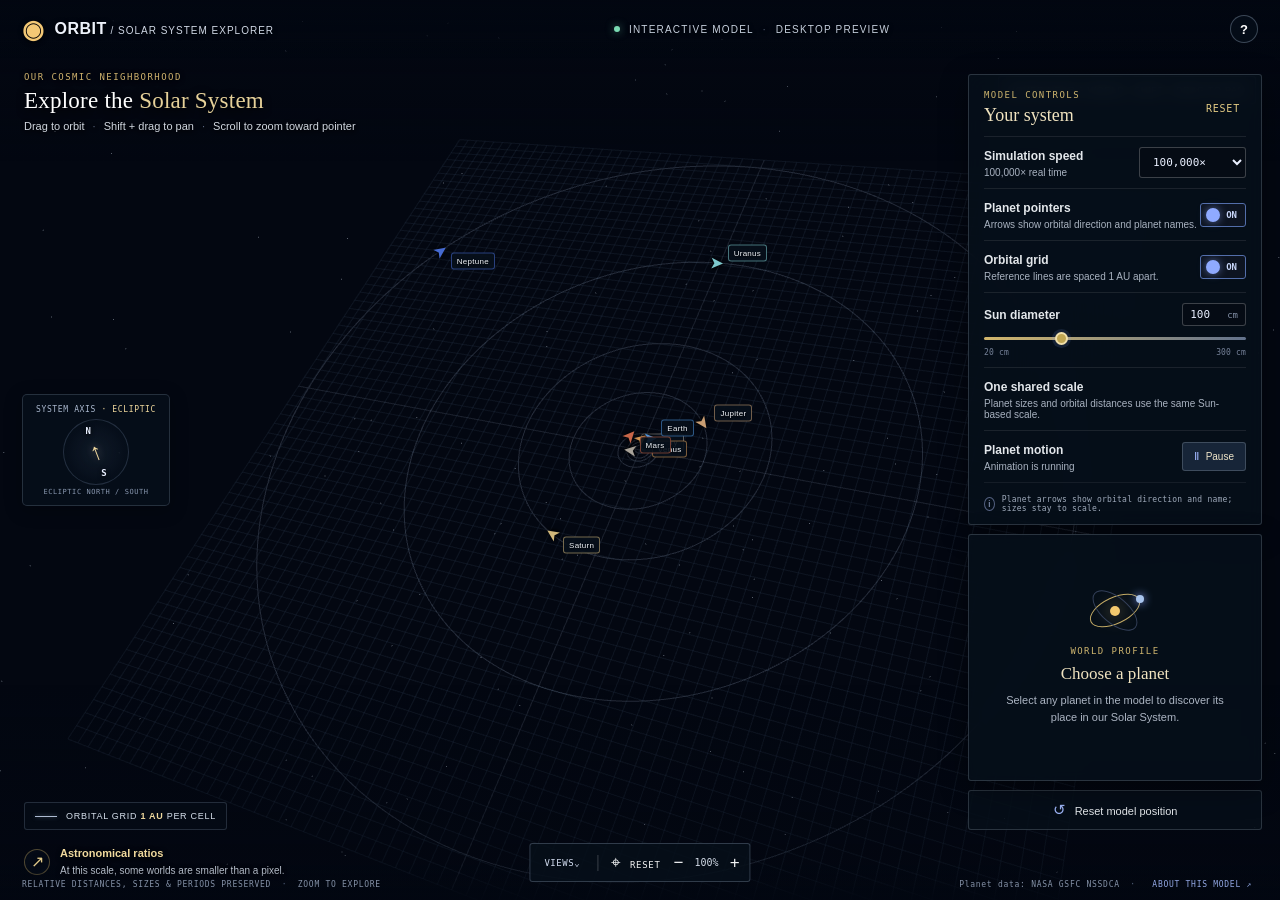
<file: WebGLPrototype/index.html>
<!doctype html>
<html lang="en">
<head>
  <meta charset="utf-8">
  <meta name="viewport" content="width=device-width,initial-scale=1">
  <meta name="theme-color" content="#090d18">
  <title>Orbit — Solar System Explorer (WebGL)</title>
  <link rel="stylesheet" href="styles.css?v=webgl7">
</head>
<body>
  <main class="app-shell">
    <header class="topbar">
      <a class="brand" href="#" aria-label="Orbit home"><span class="brand-mark">◉</span><span>ORBIT<span class="brand-sub"> / SOLAR SYSTEM EXPLORER</span></span></a>
      <div class="top-meta"><span class="live-dot"></span> INTERACTIVE MODEL <span class="meta-divider">·</span> DESKTOP PREVIEW</div>
      <button class="icon-button" id="helpButton" title="Help" aria-label="Open help">?</button>
    </header>

    <section class="workspace">
      <div class="stage" id="stage">
        <canvas id="space" aria-label="Interactive solar system. Drag to orbit, Shift or right-drag to pan, scroll to zoom, click a body for details."></canvas>
        <div class="stage-wash"></div>
        <div class="stage-heading"><div class="eyebrow">OUR COSMIC NEIGHBORHOOD</div><h1>Explore the <em>Solar System</em></h1><p id="stageInstructions">Drag to orbit <span>·</span> Shift + drag to pan <span>·</span> Scroll to zoom toward pointer</p></div>
        <div class="scale-note"><span class="scale-icon">↗</span><span><b>Astronomical ratios</b><br>At this scale, some worlds are smaller than a pixel.</span></div>
        <div class="view-controls"><div class="view-menu"><button id="viewMenuToggle" aria-expanded="false" aria-controls="viewMenu">VIEWS⌄</button><div class="view-menu-options" id="viewMenu" hidden><button id="viewTop">Top view</button><button id="viewOrbital">Orbital lateral view</button><button id="viewScale">Size comparison</button></div></div><span class="view-separator"></span><button id="viewReset" title="Reset view">⌖ <span>RESET</span></button><button id="zoomOut" aria-label="Zoom out">−</button><span id="zoomReadout">100%</span><button id="zoomIn" aria-label="Zoom in">+</button></div>
        <div class="planet-label" id="planetLabel" hidden></div>
        <div class="canvas-hint" id="canvasHint">HOVER NEAR A WORLD · SHIFT + DRAG TO PAN</div>
        <div class="au-legend" id="auLegend"><span class="au-swatch"></span><span>ORBITAL GRID <b>1 AU</b> PER CELL</span></div>
        <div class="scale-view-note">BODY DIAMETERS TO SCALE <span>·</span> ORBITAL DISTANCES OMITTED</div>
        <div class="world-pointers" id="worldPointers" aria-label="Planet direction and name markers"></div>
        <div class="solar-orientation" id="solarOrientation" aria-label="Solar system north and south orientation"><div class="orientation-title">SYSTEM AXIS <b>· ECLIPTIC</b></div><div class="orientation-dial"><span class="orientation-arrow" id="orientationArrow">↑</span><span class="orientation-tag north" id="orientationNorth">N</span><span class="orientation-tag south" id="orientationSouth">S</span></div><div class="orientation-note" id="orientationNote">NORTH / SOUTH</div></div>
      </div>

      <aside class="sidebar">
        <section class="panel system-panel">
          <div class="panel-head"><div><div class="eyebrow">MODEL CONTROLS</div><h2>Your system</h2></div><button class="text-button" id="resetSettings">RESET</button></div>
          <div class="control-row mode-row"><div><span class="control-title">Simulation speed</span><span class="control-caption" id="modeDescription">Real time</span></div><select id="timeScale" class="time-scale" aria-label="Simulation speed"><option value="1">1×</option><option value="10">10×</option><option value="100">100×</option><option value="1000">1,000×</option><option value="10000">10,000×</option><option value="100000" selected>100,000×</option><option value="1000000">1,000,000×</option></select></div>
          <div class="control-row pointer-row"><div><span class="control-title">Planet pointers</span><span class="control-caption">Arrows show orbital direction and planet names.</span></div><button class="toggle-button active" id="pointerToggle" aria-pressed="true"><span class="toggle-dot"></span><b>ON</b></button></div>
          <div class="control-row pointer-row"><div><span class="control-title">Orbital grid</span><span class="control-caption">Reference lines are spaced 1 AU apart.</span></div><button class="toggle-button active" id="gridToggle" aria-label="Toggle orbital grid" aria-pressed="true"><span class="toggle-dot"></span><b>ON</b></button></div>
          <div class="control-row"><div class="control-title-line"><label for="sunSize">Sun diameter</label><span class="value-pill"><input id="sunSize" type="number" min="20" max="300" step="5" value="100" aria-label="Sun diameter in model centimeters"> <small>cm</small></span></div><input id="sunSizeRange" class="range" type="range" min="20" max="300" step="5" value="100"><div class="range-ends"><span>20 cm</span><span>300 cm</span></div></div>
          <div class="control-row scale-explanation"><span class="control-title">One shared scale</span><span class="control-caption">Planet sizes and orbital distances use the same Sun-based scale.</span></div>
          <div class="control-row animation-row"><div><span class="control-title">Planet motion</span><span class="control-caption" id="motionState">Animation is running</span></div><button class="pause-button" id="pauseButton"><span class="pause-symbol">Ⅱ</span><span>Pause</span></button></div>
          <div class="panel-foot"><span class="foot-icon">i</span> Planet arrows show orbital direction and name; sizes stay to scale.</div>
        </section>

        <section class="panel info-panel" id="infoPanel">
          <div class="empty-info" id="emptyInfo"><div class="planet-orbit-icon"><i></i><b></b></div><div class="eyebrow">WORLD PROFILE</div><h3>Choose a planet</h3><p>Select any planet in the model to discover its place in our Solar System.</p></div>
          <div class="planet-info" id="planetInfo" hidden>
            <div class="info-top"><div class="planet-badge" id="planetBadge"></div><div class="info-actions"><button class="focus-button" id="focusButton">Zoom to body</button><button class="close-button" id="closeInfo" aria-label="Hide planet information">×</button></div></div>
            <div class="eyebrow" id="planetType">TERRESTRIAL PLANET</div><h2 id="infoName">Earth</h2><p class="planet-description" id="infoDescription"></p>
            <div class="stats-grid"><div class="stat"><span>DIAMETER</span><b id="infoDiameter"></b></div><div class="stat"><span>MASS</span><b id="infoMass"></b></div><div class="stat"><span>MEAN DISTANCE</span><b id="infoDistance"></b></div><div class="stat"><span>ORBITAL PERIOD</span><b id="infoOrbit"></b></div><div class="stat"><span>SIDEREAL ROTATION</span><b id="infoRotation"></b></div><div class="stat"><span>CONFIRMED MOONS*</span><b id="infoMoons"></b></div></div>
            <div class="data-foot">* Counts can change as new moons are confirmed. Values are reference averages.</div>
          </div>
        </section>
        <button class="reposition-button" id="repositionButton"><span>↺</span> Reset model position</button>
      </aside>
    </section>
    <footer class="footer"><span>RELATIVE DISTANCES, SIZES &amp; PERIODS PRESERVED <i>·</i> ZOOM TO EXPLORE</span><span>Planet data: NASA GSFC NSSDCA <i>·</i> <button id="aboutButton">ABOUT THIS MODEL ↗</button></span></footer>
  </main>
  <div class="modal-backdrop" id="modal" hidden><section class="modal" role="dialog" aria-modal="true" aria-labelledby="modalTitle"><button class="close-button modal-close" id="modalClose" aria-label="Close">×</button><div class="eyebrow">A NOTE ON SCALE</div><h2 id="modalTitle">One scale, enormous distances</h2><p>Planet diameters and mean orbital distances use the same scale, set by the Sun diameter. Changing the Sun diameter scales every body and orbit together. At 1×, the animation advances at real-time seconds. Higher speed settings multiply the same clock for orbital motion and axial rotation, preserving each body’s period ratios.</p><p>Enable planet pointers to locate subpixel worlds. Select a world while paused to focus the camera, or use “Zoom to body” in its information card. While paused and focused, drag the selected body to inspect its surface from different angles. Zoom and pan keep the whole model on the same scale; other worlds may move out of view as you approach one.</p><p>In top and lateral views, toggle the orbital grid to compare spacing in 1 AU steps. The labels mark selected distances from the Sun. Size comparison shows diameters only and omits orbital distances.</p><p>Planet and Sun textures: Solar System Scope, <a href="https://www.solarsystemscope.com/textures/" target="_blank" rel="noreferrer">Solar Textures</a>, licensed under <a href="https://creativecommons.org/licenses/by/4.0/" target="_blank" rel="noreferrer">CC BY 4.0</a>. The bundled maps are downsampled for this prototype. See <a href="ASSET_CREDITS.md" target="_blank">asset credits</a>.</p><button class="primary-button" id="modalDone">Got it</button></section></div>
  <script src="vendor/three.min.js"></script>
  <script src="app.js?v=solar-orientation-compass-1"></script>
</body>
</html>
</file>
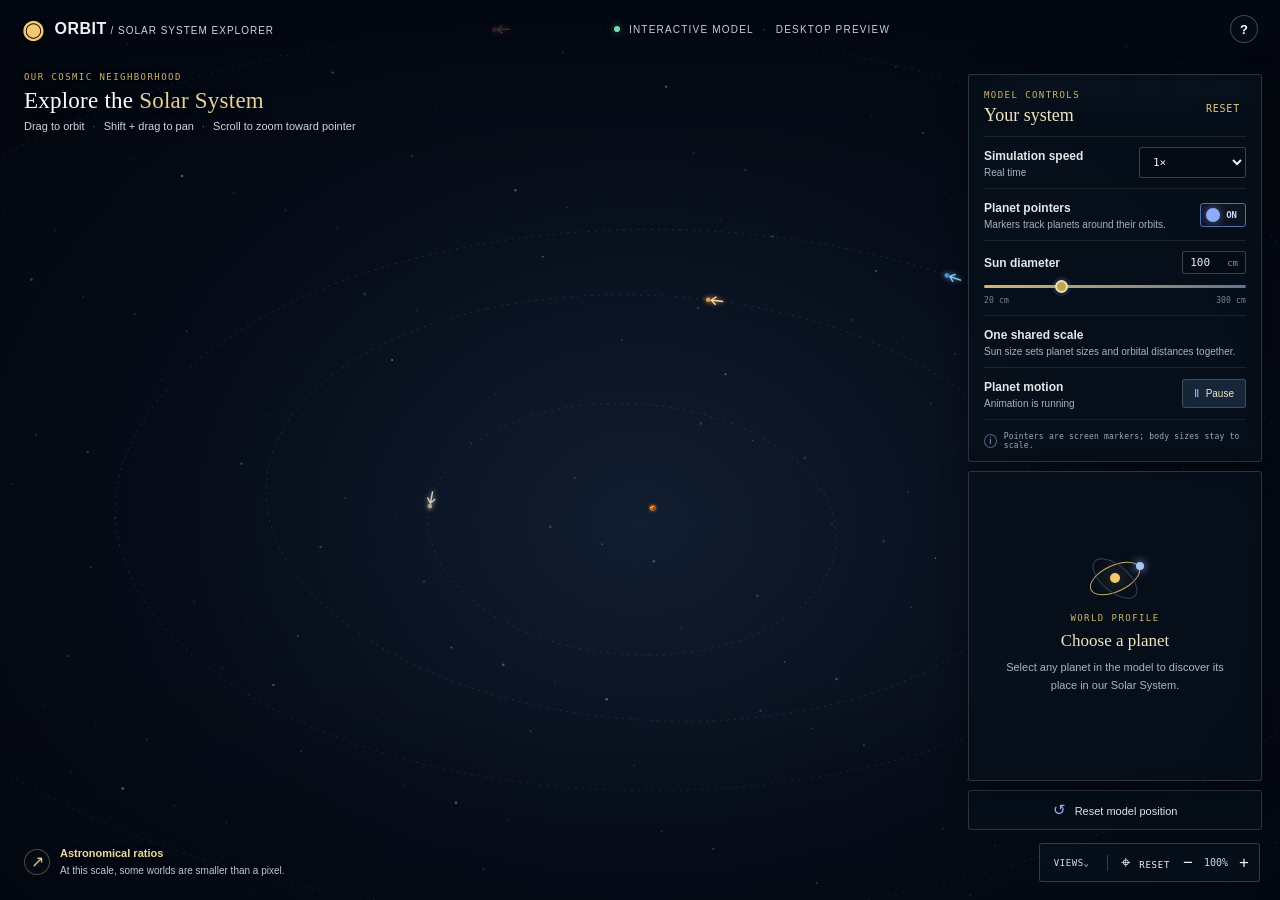
<file: WebPrototype/index.html>
<!doctype html>
<html lang="en">
<head>
  <meta charset="utf-8">
  <meta name="viewport" content="width=device-width,initial-scale=1">
  <meta name="theme-color" content="#090d18">
  <title>Orbit — Solar System Explorer</title>
  <link rel="stylesheet" href="styles.css?v=6">
</head>
<body>
  <main class="app-shell">
    <header class="topbar">
      <a class="brand" href="#" aria-label="Orbit home"><span class="brand-mark">◉</span><span>ORBIT<span class="brand-sub"> / SOLAR SYSTEM EXPLORER</span></span></a>
      <div class="top-meta"><span class="live-dot"></span> INTERACTIVE MODEL <span class="meta-divider">·</span> DESKTOP PREVIEW</div>
      <button class="icon-button" id="helpButton" title="Help" aria-label="Open help">?</button>
    </header>

    <section class="workspace">
      <div class="stage" id="stage">
        <canvas id="space" tabindex="0" role="application" aria-label="Interactive solar system. Drag to orbit, Shift or right-drag to pan, scroll to zoom, click a body for details. Keyboard: arrows orbit, plus and minus zoom, space pauses, and Escape closes menus."></canvas>
        <div class="stage-wash"></div>
        <div class="stage-heading"><div class="eyebrow">OUR COSMIC NEIGHBORHOOD</div><h1>Explore the <em>Solar System</em></h1><p>Drag to orbit <span>·</span> Shift + drag to pan <span>·</span> Scroll to zoom toward pointer</p></div>
        <div class="scale-note"><span class="scale-icon">↗</span><span><b>Astronomical ratios</b><br>At this scale, some worlds are smaller than a pixel.</span></div>
        <div class="view-controls"><div class="view-menu"><button id="viewMenuToggle" aria-expanded="false" aria-controls="viewMenu">VIEWS⌄</button><div class="view-menu-options" id="viewMenu" hidden><button id="viewTop">Top view</button><button id="viewOrbital">Orbital lateral view</button><button id="viewScale">To-scale comparison</button></div></div><span class="view-separator"></span><button id="viewReset" title="Reset view">⌖ <span>RESET</span></button><button id="zoomOut" aria-label="Zoom out">−</button><span id="zoomReadout">100%</span><button id="zoomIn" aria-label="Zoom in">+</button></div>
        <div class="planet-label" id="planetLabel" hidden></div>
        <div class="canvas-hint" id="canvasHint">HOVER NEAR A WORLD · SHIFT + DRAG TO PAN</div>
      </div>

      <aside class="sidebar">
        <section class="panel system-panel">
          <div class="panel-head"><div><div class="eyebrow">MODEL CONTROLS</div><h2>Your system</h2></div><button class="text-button" id="resetSettings">RESET</button></div>
          <div class="control-row mode-row"><div><span class="control-title">Simulation speed</span><span class="control-caption" id="modeDescription">Real time</span></div><select id="timeScale" class="time-scale" aria-label="Simulation speed"><option value="1" selected>1×</option><option value="10">10×</option><option value="100">100×</option><option value="1000">1,000×</option><option value="10000">10,000×</option><option value="100000">100,000×</option><option value="1000000">1,000,000×</option></select></div>
          <div class="control-row pointer-row"><div><span class="control-title">Planet pointers</span><span class="control-caption">Markers track planets around their orbits.</span></div><button class="toggle-button active" id="pointerToggle" aria-pressed="true"><span class="toggle-dot"></span><b>ON</b></button></div>
          <div class="control-row"><div class="control-title-line"><label for="sunSize">Sun diameter</label><span class="value-pill"><input id="sunSize" type="number" min="20" max="300" step="5" value="100" aria-label="Sun diameter in model centimeters"> <small>cm</small></span></div><input id="sunSizeRange" class="range" type="range" min="20" max="300" step="5" value="100"><div class="range-ends"><span>20 cm</span><span>300 cm</span></div></div>
          <div class="control-row scale-explanation"><span class="control-title">One shared scale</span><span class="control-caption">Sun size sets planet sizes and orbital distances together.</span></div>
          <div class="control-row animation-row"><div><span class="control-title">Planet motion</span><span class="control-caption" id="motionState">Animation is running</span></div><button class="pause-button" id="pauseButton"><span class="pause-symbol">Ⅱ</span><span>Pause</span></button></div>
          <div class="panel-foot"><span class="foot-icon">i</span> Pointers are screen markers; body sizes stay to scale.</div>
        </section>

        <section class="panel info-panel" id="infoPanel">
          <div class="empty-info" id="emptyInfo"><div class="planet-orbit-icon"><i></i><b></b></div><div class="eyebrow">WORLD PROFILE</div><h3>Choose a planet</h3><p>Select any planet in the model to discover its place in our Solar System.</p></div>
          <div class="planet-info" id="planetInfo" hidden>
            <div class="info-top"><div class="planet-badge" id="planetBadge"></div><div class="info-actions"><button class="focus-button" id="focusButton">Zoom to body</button><button class="close-button" id="closeInfo" aria-label="Hide planet information">×</button></div></div>
            <div class="eyebrow" id="planetType">TERRESTRIAL PLANET</div><h2 id="infoName">Earth</h2><p class="planet-description" id="infoDescription"></p>
            <div class="stats-grid"><div class="stat"><span>DIAMETER</span><b id="infoDiameter"></b></div><div class="stat"><span>MASS</span><b id="infoMass"></b></div><div class="stat"><span>MEAN DISTANCE</span><b id="infoDistance"></b></div><div class="stat"><span>ORBITAL PERIOD</span><b id="infoOrbit"></b></div><div class="stat"><span>SIDEREAL ROTATION</span><b id="infoRotation"></b></div><div class="stat"><span>CONFIRMED MOONS*</span><b id="infoMoons"></b></div></div>
            <div class="data-foot">* Counts can change as new moons are confirmed. Values are reference averages.</div>
          </div>
        </section>
        <button class="reposition-button" id="repositionButton"><span>↺</span> Reset model position</button>
      </aside>
    </section>
    <footer class="footer"><span>RELATIVE DISTANCES, SIZES &amp; PERIODS PRESERVED <i>·</i> ZOOM TO EXPLORE</span><span>Planet data: NASA GSFC NSSDCA <i>·</i> <button id="aboutButton">ABOUT THIS MODEL ↗</button></span></footer>
  </main>
  <div class="modal-backdrop" id="modal" hidden><section class="modal" role="dialog" aria-modal="true" aria-labelledby="modalTitle"><button class="close-button modal-close" id="modalClose" aria-label="Close">×</button><div class="eyebrow">A NOTE ON SCALE</div><h2 id="modalTitle">One scale, enormous distances</h2><p>Planet diameters and mean orbital distances use the same scale, set by the Sun diameter. Changing the Sun diameter scales every body and orbit together. At 1×, the animation advances at real-time seconds. Higher speed settings multiply the same clock for orbital motion and axial rotation, preserving each body’s period ratios.</p><p>Enable planet pointers to locate subpixel worlds. Select a world while paused to focus the camera, or use “Zoom to body” in its information card. While paused and focused, drag the selected body to inspect its surface from different angles. Zoom and pan keep the whole model on the same scale; other worlds may move out of view as you approach one.</p><p>Keyboard controls: arrow keys orbit, + / − zoom, Space pauses or resumes, and Escape closes this panel or the Views menu.</p><p>Planet and Sun textures: Solar System Scope, <a href="https://www.solarsystemscope.com/textures/" target="_blank" rel="noreferrer">Solar Textures</a>, licensed under <a href="https://creativecommons.org/licenses/by/4.0/" target="_blank" rel="noreferrer">CC BY 4.0</a>. The bundled maps are downsampled for this prototype. See <a href="ASSET_CREDITS.md" target="_blank">asset credits</a>.</p><button class="primary-button" id="modalDone">Got it</button></section></div>
  <script src="surface-textures.js?v=7"></script>
  <script src="app.js?v=12"></script>
</body>
</html>
</file>
<file: WebGLPrototype/styles.css>
:root{color-scheme:dark;--bg:#090d18;--panel:#111827;--panel2:#0e1522;--line:#263247;--muted:#8390a7;--text:#edf2fb;--accent:#8eabff;--cyan:#69d6e7;--sans:'DM Sans',Arial,sans-serif;--display:Manrope,'DM Sans',sans-serif;--mono:'DM Mono',monospace}
*{box-sizing:border-box}body{margin:0;background:radial-gradient(ellipse at 44% 42%,#151c2b 0,#090d18 66%);color:var(--text);font:14px var(--sans);min-width:360px;min-height:100vh}.app-shell{max-width:1600px;margin:auto;padding:0 34px}.topbar{height:67px;border-bottom:1px solid #ffffff12;display:flex;align-items:center;justify-content:space-between}.brand{color:var(--text);text-decoration:none;display:flex;align-items:center;gap:10px;font:700 13px var(--display);letter-spacing:.13em}.brand-mark{color:#9db5ff;font-size:21px}.brand-sub{color:#8a96ab;font-size:10px;font-weight:500;letter-spacing:.11em}.top-meta,.eyebrow,.footer,.range-ends,.stat>span,.panel-foot{font:10px var(--mono);letter-spacing:.075em;color:#8491a7}.top-meta{display:flex;align-items:center;gap:9px}.live-dot{width:6px;height:6px;background:#7adbb3;border-radius:50%;box-shadow:0 0 9px #7adbb388}.meta-divider{color:#566278}.icon-button{border:1px solid #354157;color:#aab6cb;background:#121a28;border-radius:50%;width:28px;height:28px;font:600 13px var(--sans);cursor:pointer}.workspace{display:grid;grid-template-columns:minmax(0,1fr) 340px;gap:18px;height:calc(100vh - 120px);min-height:610px;max-height:930px;padding:18px 0 13px}.stage{position:relative;overflow:hidden;border:1px solid #263247;border-radius:13px;background:radial-gradient(ellipse at 50% 55%,#1b2639 0,#101827 35%,#0b101c 75%);box-shadow:0 20px 70px #0003;min-width:0}#space{position:absolute;inset:0;width:100%;height:100%;cursor:grab;touch-action:none}#space.dragging{cursor:grabbing}.stage-wash{position:absolute;inset:0;pointer-events:none;background:linear-gradient(180deg,#0a101cce 0%,transparent 24%,transparent 74%,#0a101ccc 100%)}.stage-heading{position:absolute;top:30px;left:34px;pointer-events:none}.eyebrow{font-size:9px;color:#94a8d7;letter-spacing:.16em}.stage-heading h1{font:600 clamp(23px,2.3vw,34px) var(--display);letter-spacing:-.055em;margin:8px 0 6px}.stage-heading h1 em{font-weight:400;color:#a5b9ff}.stage-heading p{margin:0;color:#8996ac;font-size:12px}.stage-heading p span{color:#58657d;margin:0 5px}.scale-note{position:absolute;left:27px;bottom:25px;display:flex;align-items:center;gap:10px;color:#9aa6ba;font-size:10px;line-height:1.55;pointer-events:none}.scale-note b{font-size:11px;color:#d9e1f1;font-weight:600}.scale-icon{width:26px;height:26px;border:1px solid #42506b;border-radius:8px;color:#aabaff;display:grid;place-items:center;font-size:16px}.view-controls{position:absolute;right:19px;bottom:20px;background:#101827d9;border:1px solid #303c51;border-radius:9px;height:36px;display:flex;align-items:center;gap:9px;padding:0 8px;color:#94a2ba;font:10px var(--mono)}.view-controls button{border:0;background:none;color:#b9c5d9;cursor:pointer;font-size:17px;padding:2px}.view-controls button span{font:9px var(--mono);letter-spacing:.08em;margin-left:4px}.view-controls button#viewTop,.view-controls button#viewOrbital{font:8px var(--mono);letter-spacing:.04em;padding:4px 5px;color:#aebce0}.view-controls button:hover{color:white}.view-separator{height:16px;width:1px;background:#303c51;margin:0 2px}.canvas-hint{position:absolute;top:23px;right:23px;color:#73819b;font:9px var(--mono);letter-spacing:.11em;pointer-events:none}.planet-label{position:absolute;pointer-events:none;background:#111a2bdf;border:1px solid #536888;border-radius:5px;padding:5px 8px;color:#e9efff;font:10px var(--mono);transform:translate(-50%,-140%);white-space:nowrap}.sidebar{display:flex;flex-direction:column;gap:12px;min-height:0}.panel{border:1px solid #263247;border-radius:12px;background:linear-gradient(150deg,#131c2b,#101724);box-shadow:0 12px 40px #0002}.system-panel{padding:20px 19px 13px}.panel-head{display:flex;align-items:center;justify-content:space-between;margin-bottom:17px}.panel-head h2,.planet-info h2{font:600 19px var(--display);letter-spacing:-.035em;margin:5px 0 0}.text-button{border:0;background:none;color:#8da8ee;font:10px var(--mono);letter-spacing:.08em;cursor:pointer}.control-row{padding:14px 0;border-top:1px solid #ffffff10}.mode-row,.animation-row{display:flex;justify-content:space-between;align-items:center}.control-title{font-size:12px;font-weight:600;color:#e0e6f2}.control-caption{display:block;color:#8490a4;font-size:10px;margin-top:4px}.segmented{background:#0b111d;border:1px solid #28344a;border-radius:7px;padding:3px;display:flex}.segment{border:0;background:transparent;color:#8793a8;border-radius:5px;padding:6px 9px;font:10px var(--sans);cursor:pointer}.segment.active{color:#eaf0ff;background:#273754;box-shadow:inset 0 0 0 1px #3f557b}.control-title-line{display:flex;justify-content:space-between;align-items:center;margin-bottom:11px}.control-title-line label{font-size:12px;font-weight:600;color:#e0e6f2}.value-pill{display:flex;align-items:center;border:1px solid #33415a;background:#0d1421;border-radius:5px;padding:4px 7px;color:#dfe7f8}.value-pill input{background:transparent;border:0;color:#e9efff;font:11px var(--mono);width:37px;padding:0;outline:0}.value-pill small,.value-inline small{font:9px var(--mono);color:#8491a7}.value-inline{font:11px var(--mono);color:#dce5f7}.range{appearance:none;width:100%;height:3px;background:linear-gradient(90deg,#809cf1,#576985);border-radius:5px;outline:none;display:block;margin:4px 0 8px}.range::-webkit-slider-thumb{appearance:none;width:13px;height:13px;border:2px solid #c0ceff;border-radius:50%;background:#627fc9;box-shadow:0 0 0 3px #809cf122;cursor:pointer}.range::-moz-range-thumb{width:10px;height:10px;border:2px solid #c0ceff;border-radius:50%;background:#627fc9;cursor:pointer}.range-ends{display:flex;justify-content:space-between;font-size:8px;letter-spacing:.02em;color:#77849b}.pause-button{display:flex;align-items:center;gap:7px;background:#1a2940;border:1px solid #354c70;color:#dce7ff;border-radius:6px;padding:7px 11px;font:10px var(--sans);cursor:pointer}.pause-button:hover{background:#223654}.pause-symbol{font-size:11px;color:#9eb4fa}.panel-foot{display:flex;align-items:center;gap:7px;border-top:1px solid #ffffff10;padding-top:12px;font-size:8px;letter-spacing:.025em}.foot-icon{display:grid;place-items:center;border:1px solid #546180;border-radius:50%;width:14px;height:14px;font:9px var(--sans);color:#a9b9e0}.info-panel{flex:1;min-height:255px;padding:19px;overflow:auto}.empty-info{height:100%;min-height:215px;display:flex;flex-direction:column;align-items:center;justify-content:center;text-align:center}.empty-info .eyebrow{margin-top:11px}.empty-info h3{font:600 16px var(--display);margin:8px 0 4px}.empty-info p{max-width:220px;color:#8d99ae;font-size:11px;line-height:1.55;margin:4px 0}.planet-orbit-icon{width:66px;height:48px;position:relative;display:grid;place-items:center}.planet-orbit-icon:before,.planet-orbit-icon:after{content:'';position:absolute;width:52px;height:25px;border:1px solid #586a8c;border-radius:50%;transform:rotate(-25deg)}.planet-orbit-icon:after{transform:rotate(40deg);border-color:#34415a}.planet-orbit-icon i{position:absolute;width:10px;height:10px;border-radius:50%;background:#efa86b;box-shadow:0 0 18px #f2a673aa}.planet-orbit-icon b{position:absolute;right:4px;top:8px;width:8px;height:8px;border-radius:50%;background:#8eabff;box-shadow:0 0 10px #8eabff}.info-top{display:flex;justify-content:space-between;align-items:center;margin-bottom:12px}.planet-badge{width:32px;height:32px;border-radius:50%;box-shadow:inset -7px -4px 10px #0007,0 0 20px #ffffff12}.close-button{border:1px solid #344158;background:#121b2a;color:#9ba8bd;border-radius:5px;width:26px;height:26px;font-size:19px;line-height:1;cursor:pointer}.planet-info>.eyebrow{font-size:8px}.planet-info h2{font-size:22px;margin:3px 0 6px}.planet-description{font-size:11px;line-height:1.55;color:#a1adc0;margin:0 0 14px}.stats-grid{display:grid;grid-template-columns:1fr 1fr;border-top:1px solid #ffffff10}.stat{padding:9px 4px;border-bottom:1px solid #ffffff0b;min-width:0}.stat:nth-child(odd){padding-right:9px}.stat:nth-child(even){padding-left:10px;border-left:1px solid #ffffff0b}.stat>span{display:block;font-size:7px;letter-spacing:.09em;color:#8290a7;margin-bottom:4px}.stat>b{font:10px var(--mono);color:#d8e1f2;white-space:nowrap}.data-foot{font-size:8px;color:#748198;line-height:1.4;margin-top:9px}.reposition-button{height:40px;border-radius:8px;border:1px solid #33415a;background:#111a29;color:#bec9dc;font:11px var(--sans);cursor:pointer}.reposition-button span{font-size:15px;color:#9bb2f4;margin-right:6px}.reposition-button:hover{background:#18253a}.footer{height:34px;display:flex;justify-content:space-between;align-items:center;border-top:1px solid #ffffff0d;font-size:8px;letter-spacing:.09em}.footer i{font-style:normal;color:#53617a;margin:0 5px}.footer button{color:#94a9e6;border:0;background:none;font:inherit;letter-spacing:inherit;cursor:pointer}.modal-backdrop{position:fixed;inset:0;background:#050812c9;backdrop-filter:blur(7px);display:grid;place-items:center;z-index:5;padding:20px}.modal-backdrop[hidden]{display:none}.modal{position:relative;width:min(480px,100%);border:1px solid #34425b;background:linear-gradient(145deg,#172234,#101725);padding:30px;border-radius:14px;box-shadow:0 25px 80px #0008}.modal-close{position:absolute;right:17px;top:17px}.modal h2{font:600 24px var(--display);letter-spacing:-.04em;margin:10px 0}.modal p{color:#a5b0c2;font-size:13px;line-height:1.7}.primary-button{width:100%;margin-top:12px;background:#8ca7f3;color:#10182a;border:0;border-radius:7px;padding:10px;font:600 12px var(--sans);cursor:pointer}
@media(max-width:950px){.app-shell{padding:0 18px}.workspace{grid-template-columns:minmax(0,1fr) 310px;gap:12px}.system-panel{padding:16px}.info-panel{padding:16px}.stage-heading{left:23px}.top-meta{font-size:8px}}
@media(max-width:700px){body{min-width:360px}.app-shell{padding:0 10px}.topbar{height:55px}.brand-sub{display:none}.top-meta{font-size:7px;letter-spacing:0}.workspace{height:auto;max-height:none;min-height:0;display:flex;flex-direction:column;padding:10px 0}.stage{height:min(62vh,520px);min-height:370px}.stage-heading{top:20px;left:17px}.stage-heading h1{font-size:24px}.stage-heading p{font-size:10px}.canvas-hint{top:auto;right:14px;bottom:76px;font-size:7px}.scale-note{left:14px;bottom:16px}.view-controls{right:12px;bottom:14px}.sidebar{display:grid;grid-template-columns:1fr;gap:10px}.system-panel{order:1}.info-panel{order:2;min-height:220px}.empty-info{min-height:180px}.reposition-button{order:0}.footer{height:auto;padding:11px 2px;gap:7px;align-items:flex-start;flex-direction:column;font-size:7px}.top-meta .meta-divider{margin:0 -5px}}
.time-options .segment{padding-left:7px;padding-right:7px}.scale-explanation{padding-bottom:10px}.time-scale{background:#0b111d;border:1px solid #28344a;border-radius:7px;color:#eaf0ff;padding:7px 9px;font:11px var(--mono);outline:none}.time-scale:focus{border-color:#647eae}
.pointer-row{display:flex;align-items:center;justify-content:space-between}.toggle-button{display:flex;align-items:center;gap:6px;border:1px solid #354157;background:#0d1421;color:#8d99ae;border-radius:14px;padding:4px 8px 4px 5px;font:9px var(--mono);cursor:pointer}.toggle-dot{width:14px;height:14px;border-radius:50%;background:#536078;transition:transform .16s,background .16s}.toggle-button.active{border-color:#536eaa;color:#c9d7fa}.toggle-button.active .toggle-dot{background:#8faaff;box-shadow:0 0 9px #8faaff88}.info-actions{display:flex;align-items:center;gap:7px}.focus-button{border:1px solid #405577;background:#1a2940;color:#d9e4fc;border-radius:5px;padding:6px 9px;font:9px var(--sans);cursor:pointer}.focus-button:hover{background:#243958}
.view-menu{position:relative}.view-controls button#viewMenuToggle{font:9px var(--mono);letter-spacing:.06em;padding:4px 6px;color:#d2dcf0}.view-menu-options{position:absolute;left:0;bottom:calc(100% + 10px);min-width:170px;padding:5px;border:1px solid #344158;border-radius:8px;background:#101827f5;box-shadow:0 10px 28px #0008;display:grid;gap:2px;z-index:3}.view-menu-options[hidden]{display:none}.view-controls .view-menu-options button{width:100%;padding:8px 9px;border-radius:5px;text-align:left;font:10px var(--sans);color:#c2cee2}.view-controls .view-menu-options button:hover{background:#273754;color:#fff}

.stage.scale-comparison .scale-note{display:none}

/* Solar System Scope inspired immersive model layout */
html,body{width:100%;height:100%;overflow:hidden}
body{min-width:320px;background:#020711;color:#fff;font-family:Arial,Helvetica,sans-serif}
.app-shell{width:100%;height:100%;max-width:none;margin:0;padding:0;position:relative;overflow:hidden}
.topbar{position:absolute;z-index:4;top:0;left:0;right:0;height:58px;padding:0 22px;border:0;background:linear-gradient(180deg,#020711e8,#02071166 72%,transparent);}
.brand{font:700 16px Arial,sans-serif;letter-spacing:.03em;text-shadow:0 1px 5px #000}
.brand-mark{font-size:25px;color:#f3c875}.brand-sub{font-size:10px;color:#ced7e5;letter-spacing:.1em}
.top-meta{color:#c5d0de;font:10px Arial,sans-serif;letter-spacing:.12em;text-shadow:0 1px 4px #000}
.icon-button{background:#08111d99;border-color:#a9bdd455;color:white}
.workspace{position:absolute;inset:0;display:block;height:auto;min-height:0;max-height:none;padding:0}
.stage{position:absolute;inset:0;border:0;border-radius:0;background:radial-gradient(ellipse at 50% 58%,#111d30 0,#060c18 52%,#02050c 100%);box-shadow:none}
#space{cursor:grab}
.stage-wash{background:linear-gradient(180deg,#02071188 0,transparent 18%,transparent 76%,#02071166 100%)}
.stage-heading{top:72px;left:24px}.stage-heading .eyebrow{color:#d0b36f;text-shadow:0 1px 5px #000}
.stage-heading h1{font:500 23px Georgia,serif;letter-spacing:.01em;text-shadow:0 2px 8px #000;margin:6px 0}
.stage-heading h1 em{color:#e6d19a;font-style:normal}.stage-heading p{color:#d0d6df;text-shadow:0 1px 4px #000;font-size:11px}
.canvas-hint{top:76px;right:24px;color:#d7e0ec;background:#07101b8c;border:1px solid #a7b8d333;border-radius:3px;padding:8px 10px;font:9px Arial,sans-serif;letter-spacing:.08em}
.scale-note{left:24px;bottom:22px;color:#c0c9d6;text-shadow:0 1px 5px #000}.scale-note b{color:#f0d99e}
.scale-icon{border-radius:50%;background:#07101b99;border-color:#c4a65c66;color:#e3cc8c}
.view-controls{right:20px;bottom:18px;height:39px;border-radius:3px;background:#07101bd9;border-color:#71809666;color:#d1d9e5}
.view-controls button{color:#f3f4f5}.view-controls button:hover{color:#f3d98e}.view-separator{background:#ffffff35}
.view-menu-options{border-radius:3px;background:#07101bf5;border-color:#75839a66}
.view-controls .view-menu-options button:hover{background:#29354a}
.sidebar{position:absolute;z-index:3;right:18px;top:74px;bottom:70px;width:294px;min-height:0;gap:9px;pointer-events:none}
.sidebar>*{pointer-events:auto}
.panel{border-radius:3px;border-color:#aebdce38;background:#07101bd9;box-shadow:0 8px 28px #0006;backdrop-filter:blur(8px)}
.system-panel{padding:15px 15px 11px}.panel-head{margin-bottom:10px}.panel-head h2,.planet-info h2{font:500 18px Georgia,serif;letter-spacing:0;color:#f1e4c0}
.eyebrow{color:#cfb66f}.control-row{padding:10px 0;border-color:#ffffff16}.control-title,.control-title-line label{color:#e3e7eb}.control-caption{color:#a8b2c0}
.text-button{color:#e2ca83}.time-scale,.value-pill{border-radius:3px;background:#050b14;border-color:#ffffff38}
.range{background:linear-gradient(90deg,#d2b66c,#63738d)}.range::-webkit-slider-thumb{border-color:#f0dfab;background:#c0a653}
.pause-button,.focus-button{border-radius:3px;background:#172538;border-color:#8e9aa955;color:#f0e6ca}
.toggle-button{border-radius:3px}.panel-foot{color:#9eaaba}.info-panel{padding:16px;min-height:180px}.empty-info h3{font:500 17px Georgia,serif;color:#f1e4c0}.empty-info p{color:#acb5c3}
.planet-orbit-icon:before{border-color:#c3ab66}.planet-orbit-icon i{background:#f4c96e;box-shadow:0 0 18px #f4c96eaa}.planet-orbit-icon b{background:#a9c5ee}
.stat{border-color:#ffffff16}.stat>span{color:#b4bdc9}.stat>b{color:#e6e9ed}.data-foot{color:#9ba6b5}
.reposition-button{border-radius:3px;background:#07101bd9;border-color:#aebdce38;color:#e3e7eb}
.footer{display:flex;position:absolute;z-index:2;left:0;right:0;bottom:0;padding:0 22px;height:32px;border:0;background:linear-gradient(0deg,#020711dc,transparent);pointer-events:none}.footer button{pointer-events:auto}
.modal-backdrop{background:#01040bc9}.modal{border-radius:3px;background:#091321;border-color:#8999b066}
.primary-button{border-radius:3px;background:#d2b66c;color:#111820}
@media(max-width:700px){
  html,body{overflow:auto}.app-shell{min-height:100%;height:auto;overflow:visible}.topbar{position:absolute;height:52px;padding:0 12px}.top-meta{display:none}
  .workspace{position:relative;inset:auto;height:auto;display:block;padding:0}.stage{position:relative;height:100vh;min-height:620px}.stage-heading{top:66px;left:14px}.stage-heading h1{font-size:20px}.stage-heading p{max-width:245px;font-size:9px;line-height:1.5}
  .canvas-hint{top:116px;right:12px;max-width:145px;font-size:7px;line-height:1.4}.sidebar{position:absolute;right:10px;top:160px;bottom:auto;width:min(270px,calc(100% - 20px));max-height:calc(100vh - 240px);overflow:auto;display:flex}.system-panel{order:1}.info-panel{order:2;min-height:180px}.reposition-button{order:0;height:34px}.scale-note{left:12px;bottom:68px}.view-controls{right:10px;bottom:12px;gap:5px}.view-controls button span{display:none}
}
.view-controls{left:50%;right:auto;bottom:18px;transform:translateX(-50%);z-index:5}
@media(max-width:700px){.view-controls{left:50%;right:auto;bottom:12px;transform:translateX(-50%);z-index:5}}
.view-controls>button#viewTop,.view-controls>button#viewOrbital{font:9px var(--mono);padding:4px 6px}
.view-controls .view-menu-options{z-index:8;min-width:190px}
.view-controls button:focus-visible{outline:2px solid #f0d98e;outline-offset:2px}
.au-legend{position:absolute;left:24px;bottom:70px;display:flex;align-items:center;gap:9px;padding:8px 10px;border:1px solid #a7b8d333;border-radius:3px;background:#07101b8c;color:#d7e0ec;font:9px Arial,sans-serif;letter-spacing:.08em;pointer-events:none}
.au-legend b{color:#f0d99e;font-weight:700}
.au-legend[hidden]{display:none}
.au-swatch{width:22px;height:1px;background:#aebbd2;box-shadow:0 0 4px #aebbd288}
.app-shell.scale-view .au-legend{display:none}
.scale-view-note{display:none;position:absolute;left:24px;bottom:23px;color:#d7e0ec;background:#07101b8c;border:1px solid #a7b8d333;border-radius:3px;padding:8px 10px;font:9px Arial,sans-serif;letter-spacing:.08em;pointer-events:none}
.scale-view-note span{color:#b9a46b;margin:0 4px}
.app-shell.scale-view .scale-view-note{display:block}
@media(max-width:700px){.au-legend{left:12px;bottom:105px;font-size:7px;padding:6px 8px}}
@media(max-width:700px){.scale-view-note{left:12px;bottom:67px;font-size:7px;max-width:calc(100% - 24px)}}
.world-pointers{position:absolute;inset:0;z-index:2;overflow:hidden;pointer-events:none}
.world-pointers[hidden]{display:none}
.world-pointer{position:absolute;width:0;height:0;margin:0;padding:0;border:0;background:transparent;pointer-events:none}
.pointer-arrow{position:absolute;left:0;top:0;transform:translate(-50%,-50%) rotate(var(--arrow-angle));color:var(--pointer-color);font:700 15px Arial,sans-serif;line-height:1;text-shadow:0 0 7px #000,0 1px 3px #000;pointer-events:auto}
.pointer-name{position:absolute;left:11px;top:var(--label-offset);transform:translateY(-50%);padding:3px 5px;border:1px solid color-mix(in srgb,var(--pointer-color) 55%,transparent);border-radius:3px;background:#07101be8;color:#f0f3f8;font:8px Arial,sans-serif;letter-spacing:.035em;white-space:nowrap;text-shadow:0 1px 2px #000;cursor:pointer;pointer-events:auto}
.world-pointer.selected .pointer-name{background:#17263a;border-color:var(--pointer-color);color:#fff}
.solar-orientation{position:absolute;left:22px;top:50%;transform:translateY(-50%);z-index:3;width:148px;padding:10px 12px 9px;border:1px solid #a7b8d333;border-radius:5px;background:#07101bc9;color:#d7e0ec;pointer-events:none;text-align:center;box-shadow:0 4px 18px #0004}
.solar-orientation[hidden]{display:none}
.orientation-title,.orientation-note{font:8px var(--mono);letter-spacing:.08em;color:#aab8ce;white-space:nowrap}
.orientation-title b{color:#f0d99e;font-weight:500}
.orientation-dial{position:relative;width:66px;height:66px;margin:5px auto 3px;border:1px solid #52617a66;border-radius:50%;background:radial-gradient(circle,#25334a55 0,#10182711 70%)}
.orientation-arrow{position:absolute;left:50%;top:50%;color:#f0d99e;font:700 24px Arial,sans-serif;line-height:1;text-shadow:0 0 8px #f0d99e66}
.orientation-arrow[hidden]{display:none}
.orientation-tag{position:absolute;transform:translate(-50%,-50%);font:700 9px var(--mono);color:#e8efff;text-shadow:0 1px 4px #000;white-space:nowrap}
.orientation-note{font-size:7px;color:#8998b0}
.app-shell.scale-view .solar-orientation{display:none}
@media(max-width:700px){.solar-orientation{left:10px;top:auto;bottom:77px;transform:none;width:122px;padding:7px 8px}.orientation-title{font-size:7px}.orientation-dial{width:54px;height:54px;margin:4px auto 2px}.orientation-arrow{font-size:20px}.orientation-note{font-size:6px}}
</file>
<file: WebPrototype/styles.css>
:root{color-scheme:dark;--bg:#090d18;--panel:#111827;--panel2:#0e1522;--line:#263247;--muted:#8390a7;--text:#edf2fb;--accent:#8eabff;--cyan:#69d6e7;--sans:'DM Sans',Arial,sans-serif;--display:Manrope,'DM Sans',sans-serif;--mono:'DM Mono',monospace}
*{box-sizing:border-box}body{margin:0;background:radial-gradient(ellipse at 44% 42%,#151c2b 0,#090d18 66%);color:var(--text);font:14px var(--sans);min-width:360px;min-height:100vh}.app-shell{max-width:1600px;margin:auto;padding:0 34px}.topbar{height:67px;border-bottom:1px solid #ffffff12;display:flex;align-items:center;justify-content:space-between}.brand{color:var(--text);text-decoration:none;display:flex;align-items:center;gap:10px;font:700 13px var(--display);letter-spacing:.13em}.brand-mark{color:#9db5ff;font-size:21px}.brand-sub{color:#8a96ab;font-size:10px;font-weight:500;letter-spacing:.11em}.top-meta,.eyebrow,.footer,.range-ends,.stat>span,.panel-foot{font:10px var(--mono);letter-spacing:.075em;color:#8491a7}.top-meta{display:flex;align-items:center;gap:9px}.live-dot{width:6px;height:6px;background:#7adbb3;border-radius:50%;box-shadow:0 0 9px #7adbb388}.meta-divider{color:#566278}.icon-button{border:1px solid #354157;color:#aab6cb;background:#121a28;border-radius:50%;width:28px;height:28px;font:600 13px var(--sans);cursor:pointer}.workspace{display:grid;grid-template-columns:minmax(0,1fr) 340px;gap:18px;height:calc(100vh - 120px);min-height:610px;max-height:930px;padding:18px 0 13px}.stage{position:relative;overflow:hidden;border:1px solid #263247;border-radius:13px;background:radial-gradient(ellipse at 50% 55%,#1b2639 0,#101827 35%,#0b101c 75%);box-shadow:0 20px 70px #0003;min-width:0}#space{position:absolute;inset:0;width:100%;height:100%;cursor:grab;touch-action:none}#space.dragging{cursor:grabbing}.stage-wash{position:absolute;inset:0;pointer-events:none;background:linear-gradient(180deg,#0a101cce 0%,transparent 24%,transparent 74%,#0a101ccc 100%)}.stage-heading{position:absolute;top:30px;left:34px;pointer-events:none}.eyebrow{font-size:9px;color:#94a8d7;letter-spacing:.16em}.stage-heading h1{font:600 clamp(23px,2.3vw,34px) var(--display);letter-spacing:-.055em;margin:8px 0 6px}.stage-heading h1 em{font-weight:400;color:#a5b9ff}.stage-heading p{margin:0;color:#8996ac;font-size:12px}.stage-heading p span{color:#58657d;margin:0 5px}.scale-note{position:absolute;left:27px;bottom:25px;display:flex;align-items:center;gap:10px;color:#9aa6ba;font-size:10px;line-height:1.55;pointer-events:none}.scale-note b{font-size:11px;color:#d9e1f1;font-weight:600}.scale-icon{width:26px;height:26px;border:1px solid #42506b;border-radius:8px;color:#aabaff;display:grid;place-items:center;font-size:16px}.view-controls{position:absolute;right:19px;bottom:20px;background:#101827d9;border:1px solid #303c51;border-radius:9px;height:36px;display:flex;align-items:center;gap:9px;padding:0 8px;color:#94a2ba;font:10px var(--mono)}.view-controls button{border:0;background:none;color:#b9c5d9;cursor:pointer;font-size:17px;padding:2px}.view-controls button span{font:9px var(--mono);letter-spacing:.08em;margin-left:4px}.view-controls button#viewTop,.view-controls button#viewOrbital{font:8px var(--mono);letter-spacing:.04em;padding:4px 5px;color:#aebce0}.view-controls button:hover{color:white}.view-separator{height:16px;width:1px;background:#303c51;margin:0 2px}.canvas-hint{position:absolute;top:23px;right:23px;color:#73819b;font:9px var(--mono);letter-spacing:.11em;pointer-events:none}.planet-label{position:absolute;pointer-events:none;background:#111a2bdf;border:1px solid #536888;border-radius:5px;padding:5px 8px;color:#e9efff;font:10px var(--mono);transform:translate(-50%,-140%);white-space:nowrap}.sidebar{display:flex;flex-direction:column;gap:12px;min-height:0}.panel{border:1px solid #263247;border-radius:12px;background:linear-gradient(150deg,#131c2b,#101724);box-shadow:0 12px 40px #0002}.system-panel{padding:20px 19px 13px}.panel-head{display:flex;align-items:center;justify-content:space-between;margin-bottom:17px}.panel-head h2,.planet-info h2{font:600 19px var(--display);letter-spacing:-.035em;margin:5px 0 0}.text-button{border:0;background:none;color:#8da8ee;font:10px var(--mono);letter-spacing:.08em;cursor:pointer}.control-row{padding:14px 0;border-top:1px solid #ffffff10}.mode-row,.animation-row{display:flex;justify-content:space-between;align-items:center}.control-title{font-size:12px;font-weight:600;color:#e0e6f2}.control-caption{display:block;color:#8490a4;font-size:10px;margin-top:4px}.segmented{background:#0b111d;border:1px solid #28344a;border-radius:7px;padding:3px;display:flex}.segment{border:0;background:transparent;color:#8793a8;border-radius:5px;padding:6px 9px;font:10px var(--sans);cursor:pointer}.segment.active{color:#eaf0ff;background:#273754;box-shadow:inset 0 0 0 1px #3f557b}.control-title-line{display:flex;justify-content:space-between;align-items:center;margin-bottom:11px}.control-title-line label{font-size:12px;font-weight:600;color:#e0e6f2}.value-pill{display:flex;align-items:center;border:1px solid #33415a;background:#0d1421;border-radius:5px;padding:4px 7px;color:#dfe7f8}.value-pill input{background:transparent;border:0;color:#e9efff;font:11px var(--mono);width:37px;padding:0;outline:0}.value-pill small,.value-inline small{font:9px var(--mono);color:#8491a7}.value-inline{font:11px var(--mono);color:#dce5f7}.range{appearance:none;width:100%;height:3px;background:linear-gradient(90deg,#809cf1,#576985);border-radius:5px;outline:none;display:block;margin:4px 0 8px}.range::-webkit-slider-thumb{appearance:none;width:13px;height:13px;border:2px solid #c0ceff;border-radius:50%;background:#627fc9;box-shadow:0 0 0 3px #809cf122;cursor:pointer}.range::-moz-range-thumb{width:10px;height:10px;border:2px solid #c0ceff;border-radius:50%;background:#627fc9;cursor:pointer}.range-ends{display:flex;justify-content:space-between;font-size:8px;letter-spacing:.02em;color:#77849b}.pause-button{display:flex;align-items:center;gap:7px;background:#1a2940;border:1px solid #354c70;color:#dce7ff;border-radius:6px;padding:7px 11px;font:10px var(--sans);cursor:pointer}.pause-button:hover{background:#223654}.pause-symbol{font-size:11px;color:#9eb4fa}.panel-foot{display:flex;align-items:center;gap:7px;border-top:1px solid #ffffff10;padding-top:12px;font-size:8px;letter-spacing:.025em}.foot-icon{display:grid;place-items:center;border:1px solid #546180;border-radius:50%;width:14px;height:14px;font:9px var(--sans);color:#a9b9e0}.info-panel{flex:1;min-height:255px;padding:19px;overflow:auto}.empty-info{height:100%;min-height:215px;display:flex;flex-direction:column;align-items:center;justify-content:center;text-align:center}.empty-info .eyebrow{margin-top:11px}.empty-info h3{font:600 16px var(--display);margin:8px 0 4px}.empty-info p{max-width:220px;color:#8d99ae;font-size:11px;line-height:1.55;margin:4px 0}.planet-orbit-icon{width:66px;height:48px;position:relative;display:grid;place-items:center}.planet-orbit-icon:before,.planet-orbit-icon:after{content:'';position:absolute;width:52px;height:25px;border:1px solid #586a8c;border-radius:50%;transform:rotate(-25deg)}.planet-orbit-icon:after{transform:rotate(40deg);border-color:#34415a}.planet-orbit-icon i{position:absolute;width:10px;height:10px;border-radius:50%;background:#efa86b;box-shadow:0 0 18px #f2a673aa}.planet-orbit-icon b{position:absolute;right:4px;top:8px;width:8px;height:8px;border-radius:50%;background:#8eabff;box-shadow:0 0 10px #8eabff}.info-top{display:flex;justify-content:space-between;align-items:center;margin-bottom:12px}.planet-badge{width:32px;height:32px;border-radius:50%;box-shadow:inset -7px -4px 10px #0007,0 0 20px #ffffff12}.close-button{border:1px solid #344158;background:#121b2a;color:#9ba8bd;border-radius:5px;width:26px;height:26px;font-size:19px;line-height:1;cursor:pointer}.planet-info>.eyebrow{font-size:8px}.planet-info h2{font-size:22px;margin:3px 0 6px}.planet-description{font-size:11px;line-height:1.55;color:#a1adc0;margin:0 0 14px}.stats-grid{display:grid;grid-template-columns:1fr 1fr;border-top:1px solid #ffffff10}.stat{padding:9px 4px;border-bottom:1px solid #ffffff0b;min-width:0}.stat:nth-child(odd){padding-right:9px}.stat:nth-child(even){padding-left:10px;border-left:1px solid #ffffff0b}.stat>span{display:block;font-size:7px;letter-spacing:.09em;color:#8290a7;margin-bottom:4px}.stat>b{font:10px var(--mono);color:#d8e1f2;white-space:nowrap}.data-foot{font-size:8px;color:#748198;line-height:1.4;margin-top:9px}.reposition-button{height:40px;border-radius:8px;border:1px solid #33415a;background:#111a29;color:#bec9dc;font:11px var(--sans);cursor:pointer}.reposition-button span{font-size:15px;color:#9bb2f4;margin-right:6px}.reposition-button:hover{background:#18253a}.footer{height:34px;display:flex;justify-content:space-between;align-items:center;border-top:1px solid #ffffff0d;font-size:8px;letter-spacing:.09em}.footer i{font-style:normal;color:#53617a;margin:0 5px}.footer button{color:#94a9e6;border:0;background:none;font:inherit;letter-spacing:inherit;cursor:pointer}.modal-backdrop{position:fixed;inset:0;background:#050812c9;backdrop-filter:blur(7px);display:grid;place-items:center;z-index:5;padding:20px}.modal-backdrop[hidden]{display:none}.modal{position:relative;width:min(480px,100%);border:1px solid #34425b;background:linear-gradient(145deg,#172234,#101725);padding:30px;border-radius:14px;box-shadow:0 25px 80px #0008}.modal-close{position:absolute;right:17px;top:17px}.modal h2{font:600 24px var(--display);letter-spacing:-.04em;margin:10px 0}.modal p{color:#a5b0c2;font-size:13px;line-height:1.7}.primary-button{width:100%;margin-top:12px;background:#8ca7f3;color:#10182a;border:0;border-radius:7px;padding:10px;font:600 12px var(--sans);cursor:pointer}
@media(max-width:950px){.app-shell{padding:0 18px}.workspace{grid-template-columns:minmax(0,1fr) 310px;gap:12px}.system-panel{padding:16px}.info-panel{padding:16px}.stage-heading{left:23px}.top-meta{font-size:8px}}
@media(max-width:700px){body{min-width:360px}.app-shell{padding:0 10px}.topbar{height:55px}.brand-sub{display:none}.top-meta{font-size:7px;letter-spacing:0}.workspace{height:auto;max-height:none;min-height:0;display:flex;flex-direction:column;padding:10px 0}.stage{height:min(62vh,520px);min-height:370px}.stage-heading{top:20px;left:17px}.stage-heading h1{font-size:24px}.stage-heading p{font-size:10px}.canvas-hint{top:auto;right:14px;bottom:76px;font-size:7px}.scale-note{left:14px;bottom:16px}.view-controls{right:12px;bottom:14px}.sidebar{display:grid;grid-template-columns:1fr;gap:10px}.system-panel{order:1}.info-panel{order:2;min-height:220px}.empty-info{min-height:180px}.reposition-button{order:0}.footer{height:auto;padding:11px 2px;gap:7px;align-items:flex-start;flex-direction:column;font-size:7px}.top-meta .meta-divider{margin:0 -5px}}
.time-options .segment{padding-left:7px;padding-right:7px}.scale-explanation{padding-bottom:10px}.time-scale{background:#0b111d;border:1px solid #28344a;border-radius:7px;color:#eaf0ff;padding:7px 9px;font:11px var(--mono);outline:none}.time-scale:focus{border-color:#647eae}
.pointer-row{display:flex;align-items:center;justify-content:space-between}.toggle-button{display:flex;align-items:center;gap:6px;border:1px solid #354157;background:#0d1421;color:#8d99ae;border-radius:14px;padding:4px 8px 4px 5px;font:9px var(--mono);cursor:pointer}.toggle-dot{width:14px;height:14px;border-radius:50%;background:#536078;transition:transform .16s,background .16s}.toggle-button.active{border-color:#536eaa;color:#c9d7fa}.toggle-button.active .toggle-dot{background:#8faaff;box-shadow:0 0 9px #8faaff88}.info-actions{display:flex;align-items:center;gap:7px}.focus-button{border:1px solid #405577;background:#1a2940;color:#d9e4fc;border-radius:5px;padding:6px 9px;font:9px var(--sans);cursor:pointer}.focus-button:hover{background:#243958}
.view-menu{position:relative}.view-controls button#viewMenuToggle{font:9px var(--mono);letter-spacing:.06em;padding:4px 6px;color:#d2dcf0}.view-menu-options{position:absolute;left:0;bottom:calc(100% + 10px);min-width:170px;padding:5px;border:1px solid #344158;border-radius:8px;background:#101827f5;box-shadow:0 10px 28px #0008;display:grid;gap:2px;z-index:3}.view-menu-options[hidden]{display:none}.view-controls .view-menu-options button{width:100%;padding:8px 9px;border-radius:5px;text-align:left;font:10px var(--sans);color:#c2cee2}.view-controls .view-menu-options button:hover{background:#273754;color:#fff}

.stage.scale-comparison .scale-note{display:none}

/* Solar System Scope inspired immersive model layout */
html,body{width:100%;height:100%;overflow:hidden}
body{min-width:320px;background:#020711;color:#fff;font-family:Arial,Helvetica,sans-serif}
.app-shell{width:100%;height:100%;max-width:none;margin:0;padding:0;position:relative;overflow:hidden}
.topbar{position:absolute;z-index:4;top:0;left:0;right:0;height:58px;padding:0 22px;border:0;background:linear-gradient(180deg,#020711e8,#02071166 72%,transparent);}
.brand{font:700 16px Arial,sans-serif;letter-spacing:.03em;text-shadow:0 1px 5px #000}
.brand-mark{font-size:25px;color:#f3c875}.brand-sub{font-size:10px;color:#ced7e5;letter-spacing:.1em}
.top-meta{color:#c5d0de;font:10px Arial,sans-serif;letter-spacing:.12em;text-shadow:0 1px 4px #000}
.icon-button{background:#08111d99;border-color:#a9bdd455;color:white}
.workspace{position:absolute;inset:0;display:block;height:auto;min-height:0;max-height:none;padding:0}
.stage{position:absolute;inset:0;border:0;border-radius:0;background:radial-gradient(ellipse at 50% 58%,#111d30 0,#060c18 52%,#02050c 100%);box-shadow:none}
#space{cursor:grab}
.stage-wash{background:linear-gradient(180deg,#02071188 0,transparent 18%,transparent 76%,#02071166 100%)}
.stage-heading{top:72px;left:24px}.stage-heading .eyebrow{color:#d0b36f;text-shadow:0 1px 5px #000}
.stage-heading h1{font:500 23px Georgia,serif;letter-spacing:.01em;text-shadow:0 2px 8px #000;margin:6px 0}
.stage-heading h1 em{color:#e6d19a;font-style:normal}.stage-heading p{color:#d0d6df;text-shadow:0 1px 4px #000;font-size:11px}
.canvas-hint{top:76px;right:24px;color:#d7e0ec;background:#07101b8c;border:1px solid #a7b8d333;border-radius:3px;padding:8px 10px;font:9px Arial,sans-serif;letter-spacing:.08em}
.scale-note{left:24px;bottom:22px;color:#c0c9d6;text-shadow:0 1px 5px #000}.scale-note b{color:#f0d99e}
.scale-icon{border-radius:50%;background:#07101b99;border-color:#c4a65c66;color:#e3cc8c}
.view-controls{right:20px;bottom:18px;height:39px;border-radius:3px;background:#07101bd9;border-color:#71809666;color:#d1d9e5}
.view-controls button{color:#f3f4f5}.view-controls button:hover{color:#f3d98e}.view-separator{background:#ffffff35}
.view-menu-options{border-radius:3px;background:#07101bf5;border-color:#75839a66}
.view-controls .view-menu-options button:hover{background:#29354a}
.sidebar{position:absolute;z-index:3;right:18px;top:74px;bottom:70px;width:294px;min-height:0;gap:9px;pointer-events:none}
.sidebar>*{pointer-events:auto}
.panel{border-radius:3px;border-color:#aebdce38;background:#07101bd9;box-shadow:0 8px 28px #0006;backdrop-filter:blur(8px)}
.system-panel{padding:15px 15px 11px}.panel-head{margin-bottom:10px}.panel-head h2,.planet-info h2{font:500 18px Georgia,serif;letter-spacing:0;color:#f1e4c0}
.eyebrow{color:#cfb66f}.control-row{padding:10px 0;border-color:#ffffff16}.control-title,.control-title-line label{color:#e3e7eb}.control-caption{color:#a8b2c0}
.text-button{color:#e2ca83}.time-scale,.value-pill{border-radius:3px;background:#050b14;border-color:#ffffff38}
.range{background:linear-gradient(90deg,#d2b66c,#63738d)}.range::-webkit-slider-thumb{border-color:#f0dfab;background:#c0a653}
.pause-button,.focus-button{border-radius:3px;background:#172538;border-color:#8e9aa955;color:#f0e6ca}
.toggle-button{border-radius:3px}.panel-foot{color:#9eaaba}.info-panel{padding:16px;min-height:180px}.empty-info h3{font:500 17px Georgia,serif;color:#f1e4c0}.empty-info p{color:#acb5c3}
.planet-orbit-icon:before{border-color:#c3ab66}.planet-orbit-icon i{background:#f4c96e;box-shadow:0 0 18px #f4c96eaa}.planet-orbit-icon b{background:#a9c5ee}
.stat{border-color:#ffffff16}.stat>span{color:#b4bdc9}.stat>b{color:#e6e9ed}.data-foot{color:#9ba6b5}
.reposition-button{border-radius:3px;background:#07101bd9;border-color:#aebdce38;color:#e3e7eb}
.footer{display:none}
.modal-backdrop{background:#01040bc9}.modal{border-radius:3px;background:#091321;border-color:#8999b066}
.primary-button{border-radius:3px;background:#d2b66c;color:#111820}
@media(max-width:700px){
  html,body{overflow:auto}.app-shell{min-height:100%;height:auto;overflow:visible}.topbar{position:absolute;height:52px;padding:0 12px}.top-meta{display:none}
  .workspace{position:relative;inset:auto;height:auto;display:block;padding:0}.stage{position:relative;height:100vh;min-height:620px}.stage-heading{top:66px;left:14px}.stage-heading h1{font-size:20px}.stage-heading p{max-width:245px;font-size:9px;line-height:1.5}
  .canvas-hint{top:116px;right:12px;max-width:145px;font-size:7px;line-height:1.4}.sidebar{position:absolute;right:10px;top:160px;bottom:auto;width:min(270px,calc(100% - 20px));max-height:calc(100vh - 240px);overflow:auto;display:flex}.system-panel{order:1}.info-panel{order:2;min-height:180px}.reposition-button{order:0;height:34px}.scale-note{left:12px;bottom:68px}.view-controls{right:10px;bottom:12px;gap:5px}.view-controls button span{display:none}
}

/* Clear keyboard focus without changing the pointer-first visual treatment. */
:where(button,a,input,select,#space):focus-visible{outline:2px solid #f0d99e;outline-offset:3px}
#space:focus-visible{outline-offset:-5px}
</file>
